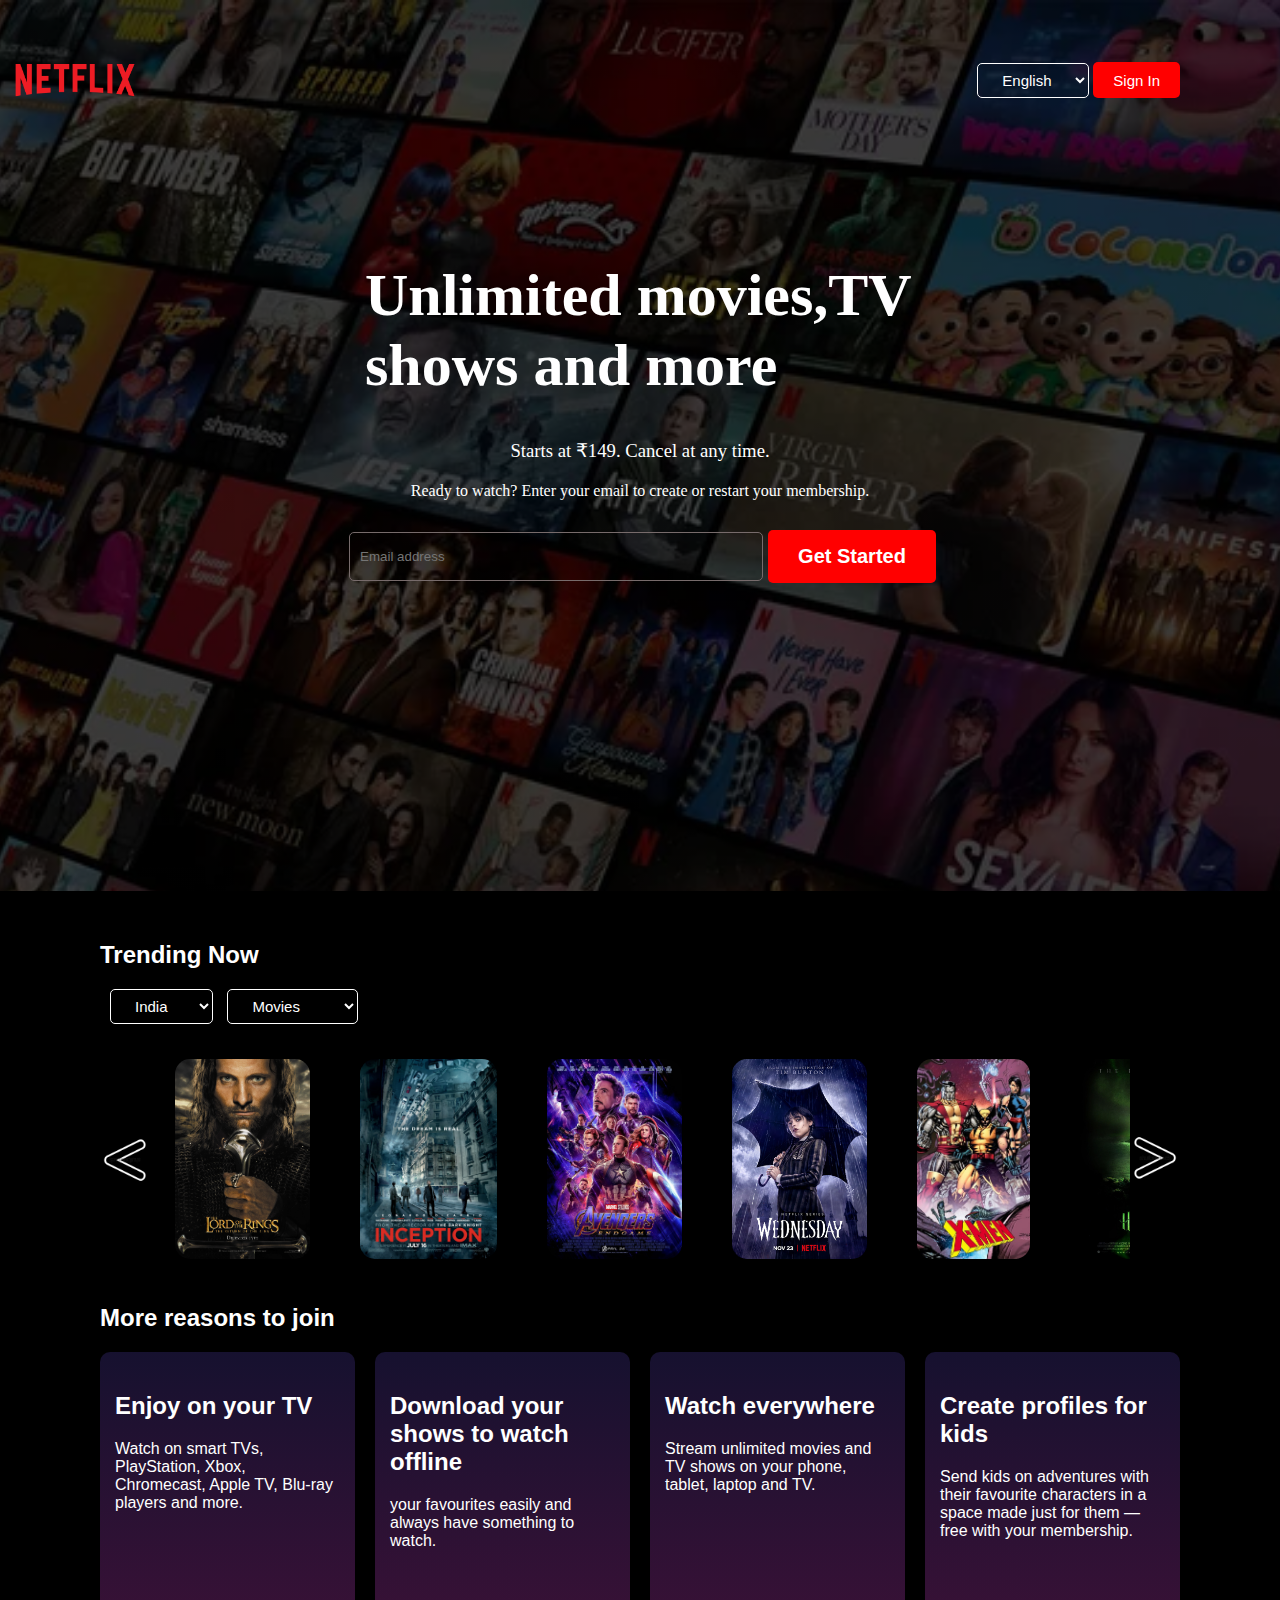
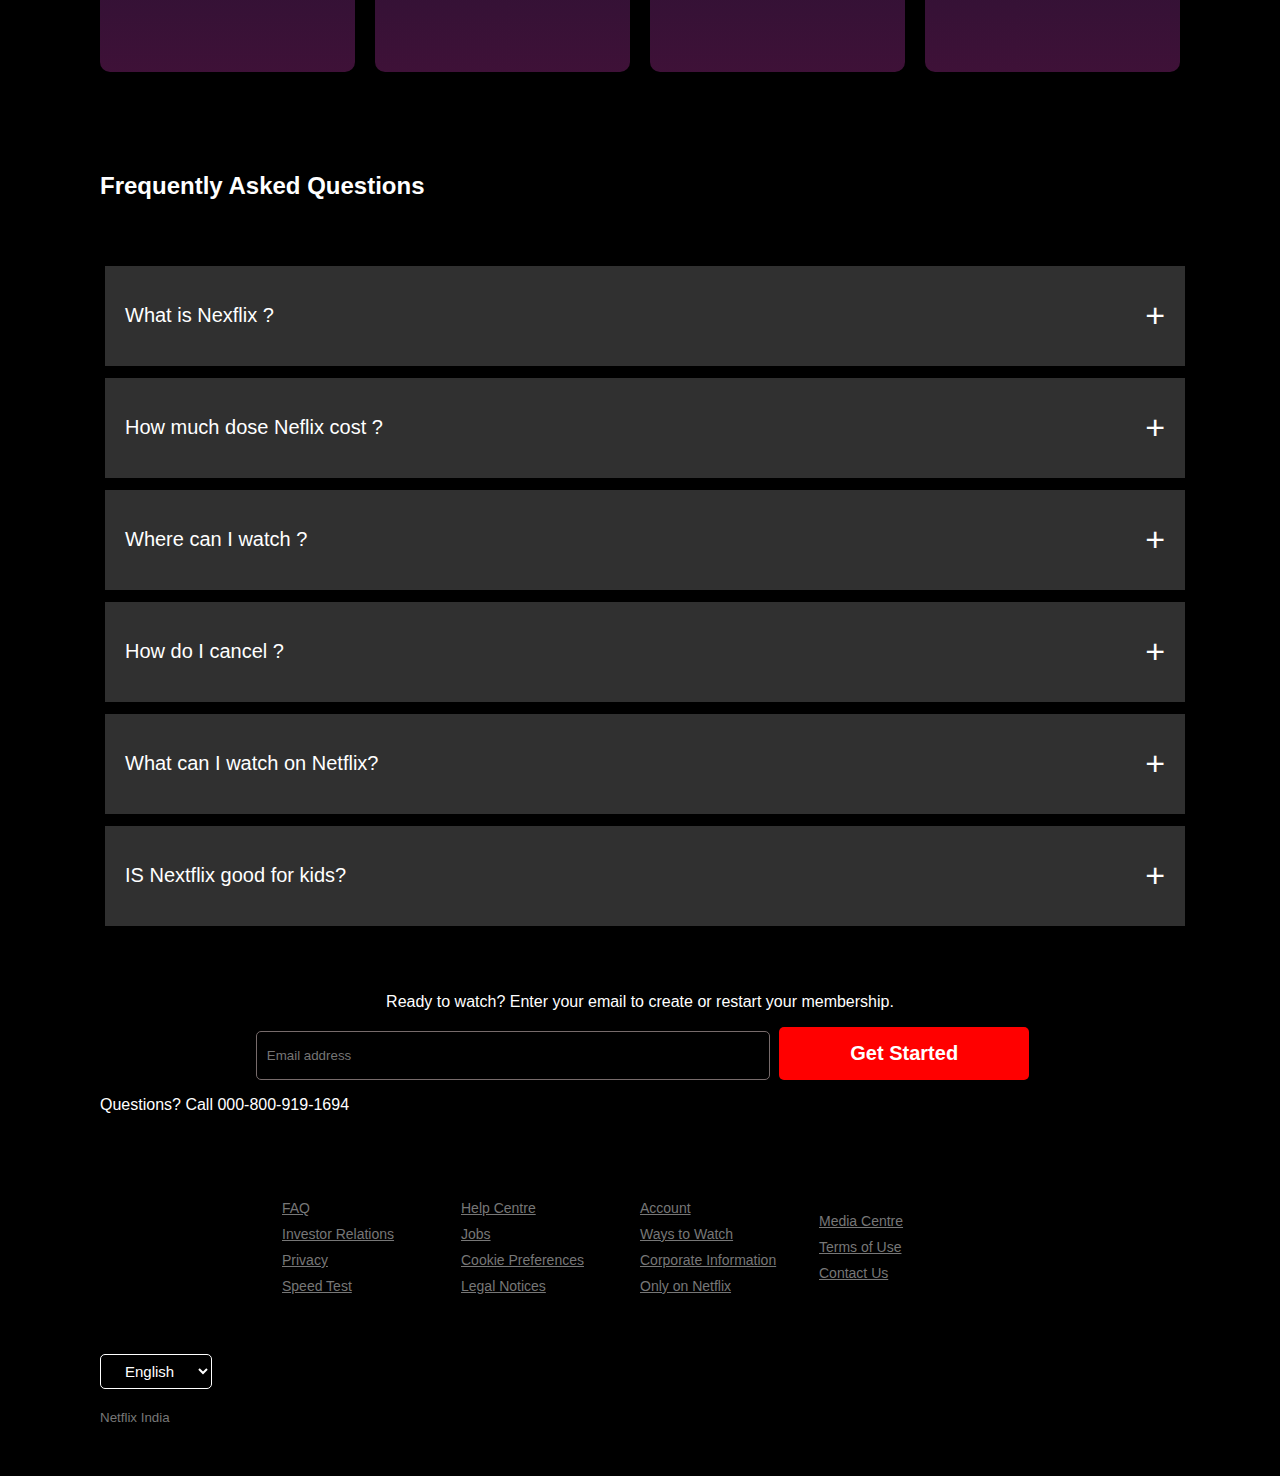
<file: index.html>
<!DOCTYPE html>
<html lang="en">
<head>
    <meta charset="UTF-8">
    <meta name="viewport" content="width=device-width, initial-scale=1.0">
    <title>Nexflix Website Clone</title>
    <link rel="stylesheet" href="style.css">
</head>
<body>
    
    <div class="header">
     <nav>
            <img src="images/7124274_netflix_logo_icon.png"  class="logo">
            <div class="eng">
                <select  name="cars" >
                    <option placeholder="English">English</option>
                    <option>हिन्दी</option>
                   
                  </select>
               
                <button > Sign In</button>
            </div>

        </nav>
        <div class="content">
        <h1>Unlimited movies,TV 
            shows and more</h1>
        <h3>Starts at ₹149. Cancel at any time.</h3>
        <p>Ready to watch? Enter your email to create or restart your membership.</p>
     <form class="email-si">
        <input type="email"  placeholder="Email address"  size= "60" required>
           <button type="button" >Get Started</button>
        </form>
        </div>
    </div>
   
   <!--middel-->
   
   <div class="space">
    <h2 id="trend">Trending Now</h2>
    
   <div class="Trendingbutton">
    
    <select  name="cars" >
        <option placeholder="India">India</option>
        <option>Gobal</option>
       
      </select>

      <select  name="cars" >
        <option placeholder=" Movies">Movies</option>
        <option> TV Shows</option>
        
      </select>


   </div>
   <div class="gallerywrap">
    <img src="images/lessthan.jpg"style=" width:50px;height:50px;" id="backbtn">
   <div class="movies">
   <img src="images/wallpaperflare.com_wallpaper (1).jpg" >
   <img  src="images/wallpaperflare.com_wallpaper (2).jpg">
   <img  src="images/wallpaperflare.com_wallpaper (3).jpg">
   <img  src="images/wallpaperflare.com_wallpaper.jpg">
   <img  src="images/WhatsApp Image 2024-11-09 at 22.08.03_1fa75b8d.jpg">
   <img  src="images/WhatsApp Image 2024-11-09 at 22.08.20_f2c74aeb.jpg">
   <img  src="images/WhatsApp Image 2024-11-09 at 22.08.26_edc8f75d.jpg">
   <img  src="images/WhatsApp Image 2024-11-09 at 22.08.29_3454828c.jpg">
   <img  src="images/WhatsApp Image 2024-11-12 at 16.25.46_8cb98841.jpg">
   <img  src="images/WhatsApp Image 2024-11-12 at 16.25.47_2b473047.jpg">
   
   </div>
   <img src="images/black-white-image-over-symbol-600w-1804228579.jpg"  style=" width:50px;height:50px;" id="nextbtn">
</div>
<script src="main.js"></script>
   <!--cloumn-->
   <h2 style="color: white;">More reasons to join</h2>
<div class="row">
    
    <div class="content1">
       <h2>Enjoy on your TV</h2>
<p>Watch on smart TVs, PlayStation, Xbox, Chromecast, Apple TV, Blu-ray players and more.</p>
    </div>
    <div class="content1">
<h2>Download your shows to watch offline</h2>
<p> your favourites easily and always have something to watch.</p>
</div>
<div  class="content1">
<h2>Watch everywhere</h2>
<p>Stream unlimited movies and TV shows on your phone, tablet, laptop and TV.</p>
</div  >
<div class="content1">
<h2>Create profiles for kids</h2>
<p>Send kids on adventures with their favourite characters in a space made just for them — free with your membership.</p>
</div>
    </div>
    <!--Frequently Asked Questions-->
    <div  class="faq">
        <h2 style="margin-top: 100px; margin-bottom: 1px;">Frequently Asked Questions</h2>
        <ul class="accordian">
            <li>
                <input type="radio" name="accordian" id="first">
                <label for="first">What is Nexflix ?</label>
                <div class="cont">
                    <p>
                        Netflix is a streaming service that offers a wide variety of award-winning TV shows, movies, anime, documentaries and more – on thousands of internet-connected devices.
                       You can watch as much as you want, whenever you want, without a single ad – all for one low monthly price. There's always something new to discover, and new TV shows and movies are added every week!
                    </p>
                </div>
            </li>
            <li>
                <input type="radio" name="accordian" id="second">
                <label for="second">How much dose Neflix cost ?</label>
                <div class="cont">
                    <p>
                        Watch Netflix on your smartphone, tablet, Smart TV, laptop, or streaming device, all for one fixed monthly fee. Plans range from ₹149 to ₹649 a month. No extra costs, no contracts.
                    </p>
                </div>
            </li>
            <li>
                <input type="radio" name="accordian" id="third">
                <label for="third">Where can I watch ?</label>
                <div class="cont">
                    <p>
                        Watch anywhere, anytime. Sign in with your Netflix account to watch instantly on the web at netflix.com from your personal computer or on any internet-connected device that offers the Netflix app, including smart TVs, smartphones, tablets, streaming media players and game consoles.
                        You can also download your favourite shows with the iOS or Android app. Use downloads to watch while you're on the go and without an internet connection. Take Netflix with you anywhere.
                    </p>
                </div>
            </li>
            <li>
                <input type="radio" name="accordian" id="fourth">
                <label for="fourth"> How do I cancel ?</label>
                <div class="cont">
                    <p>
                        Netflix is flexible. There are no annoying contracts and no commitments. You can easily cancel your account online in two clicks. There are no cancellation fees – start or stop your account anytime.
                    </p>
                </div>
            </li>
            <li>
                <input type="radio" name="accordian" id="fifth">
                <label for="fifth">What can  I  watch on Netflix?</label>
                <div class="cont">
                    <p>
                        Netflix has an extensive library of feature films, documentaries, TV shows, anime, award-winning Netflix originals, and more. Watch as much as you want, anytime you want.
                    </p>
                </div>
            </li>
            <li>
                <input type="radio" name="accordian" id="sixth">
                <label for="sixth">IS Nextflix good for kids?</label>
                <div class="cont">
                    <p>
                        The Netflix Kids experience is included in your membership to give parents control while kids enjoy family-friendly TV shows and films in their own space.
                         Kids profiles come with PIN-protected parental controls that let you restrict the maturity rating of content kids can watch and block specific titles you don’t want kids to see.
                    </p>
                </div>
            </li>
            
        </ul>

    </div>
    <div class="lastemail">
        <p>Ready to watch? Enter your email to create or restart your membership.</p>
            <form class="email-la">
                <input type="email"  placeholder="Email address"  size= "" required>
                   <button type="button" >Get Started</button>
                </form>
        </div>
        <p>Questions? Call 000-800-919-1694</p>
   <div class="footer">
   
<div class="row1">
    <div class="col">
        <a href="#">FAQ</a>
        <a href="#">Investor Relations</a>
        <a href="#">Privacy</a>
        <a href="#"> Speed Test</a>
    </div>
    <div class="col">
        <a href="#"> Help Centre</a>
        <a href="#">Jobs</a>
        <a href="#">Cookie Preferences</a>
        <a href="#"> Legal Notices</a>
    </div>
    <div class="col">
        <a href="#">Account</a>
        <a href="#">Ways to Watch</a>
        <a href="#">    Corporate Information</a>
        <a href="#"> Only on Netflix</a>
    </div>
    <div class="col">
        <a href="#">Media Centre</a>
        <a href="#">Terms of Use</a>
        <a href="#">  Contact Us</a>
    </div>

</div>
</div>
 <div class="drop-la"> 
<select  name="cars" >
    <option placeholder="English">English</option>
    <option>हिन्दी</option>
   
  </select>

    </div>
    <br>
    <br>
    <br>
    <div>
        <small style="color:#777;">Netflix India</small>
    </div>

</div>
</body>
</html>
</file>
<file: style.css>
body{
    background: #000;
   
    margin:0;
    padding: 0;

}
.header{
    max-width: 100%;
    height: 99vh;
    background-image: linear-gradient(rgba(0,0,0,0.7),rgba(0,0,0,0.7)), url('images/backgrd.webp' ) ;
    background-size: cover;
    background-position: center center;
    background-attachment: fixed;
   
    position: relative;
    box-shadow:10px 10px;
    


    

}


nav{
    display: flex;
    align-items: center;
    justify-content: space-between;
    padding: 5px 0;
    max-height: fit-content;
   margin-right: 100px;
  
}
nav button {
    background-color: red;
    border: 0;
        outline:0;
        color: #fff;
        font-size: 15px;
        border-radius: 5px;
        height:36px;
        cursor: pointer;
        padding: 7px 20px;
      
      

}
.eng select{
        background-color: transparent;
        border: 1px solid white;
        outline:0;
        color: #fff;
        font-size: 15px;
     
        
        cursor: pointer;
        padding: 7px 20px;
      
        border-radius: 5px;
       
    
    }
    


.eng option{
    color:#000;
}
.left{
  align-items: center;
    padding-right: 80px;
    
}
.logo{
    width: 150px;
    cursor: pointer;
}
.content{

    color: #fff;
    margin-top: 100px;
    justify-items: center;
    
  
}
.email-si {
   
    border-radius: 4px;
    display:flex;
    align-items: center;
    margin-top: 30px;
    overflow:hidden;
    
   

    



}
 .content h1{
    font-size: 60px;
    line-height: 70px;
    font-weight: 600;
    max-width:650px;
    position: relative;
    margin-left: 100px;


}
.content h3{
    font-weight: 400;
    margin-bottom: 20px;
}


.email-si input{
    flex:1;
    border:1px solid rgb(119, 107, 107);
    outline:0;   
    margin-left: 20px;
    width:400px;
    background-color: transparent;
    height: 45px;
    position:relative;
    right:10px;
    padding-left: 10px;
    border-radius: 5px;
    color: white;
  

}
.email-si button{
  
    background-color: red;
    border: 0;
    outline:0;
    color: #fff;
    font-size: 16px;
    cursor: pointer;
    padding: 15px 30px;
    position: relative;
    right: 5px;
    font-weight:bold;
    font-size:  20px ;
    border-radius: 5px;


    

}






.logo{
    width: 150px;
    cursor: pointer;
}

.email-si input:hover{
  
   
    border: 1px solid  rgb(202, 30, 30); 
}
/* movies */
.space{
    margin-left: 100px;
    margin-right: 100px;
    margin-bottom: 50px;
    margin-top: 50px;
    color:white;
    font-family: sans-serif;

}


.movies{
    display: flex;
    width: 499%;
    overflow-x: scroll;
    }
.movies img {
    max-height: 200px;
    width: 2000px;
    margin:20px;
    padding: 5px;
    cursor: pointer;
    border: 0;
    outline:0;
    border-radius:20px ; 
}
.movies::-webkit-scrollbar{
    display: none;

}

.movies :hover{
    transform: scale(1.1);
}
.Trendingbutton select{
    background-color: transparent;
    border: 1px solid white;
    outline:0;
    color: #fff;
    font-size: 15px;
    

    cursor: pointer;
    padding: 7px 20px;
    margin-left: 10px;
    border-radius: 5px;
  

}
.Trendingbutton option{
    color:#000;
}
.row{
    color:white;
   display:flex;
   flex-direction: row;
   gap:20px;
   
   
}
.content1{
    
    background-color:  #16112f; /* For browsers that do not support gradients */
    background-image: linear-gradient(#16112f, rgba(224, 18, 90,0.2));
    flex: 1;
    height: 300px;
    border-radius:10px;
    padding-left: 15px;
    padding-right: 20px;
    padding-top: 20px;
    
   
}
/*dropdown*/
.accordian{
    margin: 60px auto;
    width:100%;
    max-width: 1500px;
   position: relative;
   float:right;
}
.accordian li{
    list-style: none;
    width: 100%;
    padding: 5px;
   
}
.accordian li label{
    display: flex;
    align-items: center;
    padding: 20px;
    font-size: 20px;
    font-weight: 500;
    background: #303030;
    height: 60px;
    margin-bottom: 2px;
    cursor: pointer;
    position: relative;
}
label::after{
    content: '+';
    font-size: 34px;
    position: absolute;
    right: 20px;
    transition: transform 0.5s;
}
input[type="radio"]{
    display: none;
}
.accordian .cont{
    background: #303030;
    text-align: left;
    padding: 0 20px;
    max-height: 0;
    overflow: hidden;
     transition:  max-height 0.5s,padding 0.5s;
}
.accordian input[type="radio"]:checked + label+ .cont{
    max-height: 600px;
    padding: 30px 20px;
 
}
.accordian input[type="radio"]:checked + label::after{
transform: rotate(135deg);
}
.email-la input{
    flex:1;
    border:1px solid rgb(119, 107, 107);
    outline:0;   
    margin-left: 20px;
    width:500px;
    background-color: transparent;
    height: 45px;
    position:relative;
    right:10px;
    padding-left: 10px;
    border-radius: 5px;
    color: #fff;
  

}
.email-la button{
    flex:1;
    background-color: red;
    border: 0;
    outline:0;
    color: #fff;
    font-size: 16px;
    cursor: pointer;
    padding: 15px 30px;
    position: relative;
    right: 5px;
    width: 250px;
    font-weight:bold;
    font-size:  20px ;
    border-radius: 5px;
    

}
.lastemail{
    text-align: center;
}
/*---footer-----------------*/
.footer{
padding: 50px 15% 10px;

}

.footer .col{
   
    flex-basis:  25%;
    flex-grow: 1;
    margin-bottom: 20px;
   
}
.footer .col a{
    display: block;
    
    color:#777;
    font-size: 14px;
    margin-bottom: 10px;
}
.row1{
    align-items: center;
    display: flex;
    flex-direction: row;
    padding: 20px ;
    justify-content: space-around;
}
.drop-la{
    position: relative;
    float:left;
    
}
.drop-la select{
    background-color: transparent;
    border: 1px solid white;
    outline:0;
    color: #fff;
    font-size: 15px;
 

    cursor: pointer;
    padding: 7px 20px;
  
    border-radius: 5px;
   

}
.drop-la option{
    color:#000;
}
/*-----------scroll--------*/
.gallerywrap
{
display:flex;
align-items: center;
justify-content: center;
margin:  10px auto;


}
#backbtn, #nextbtn{
    cursor: pointer;
  background-color: #fff;

}
</file>
